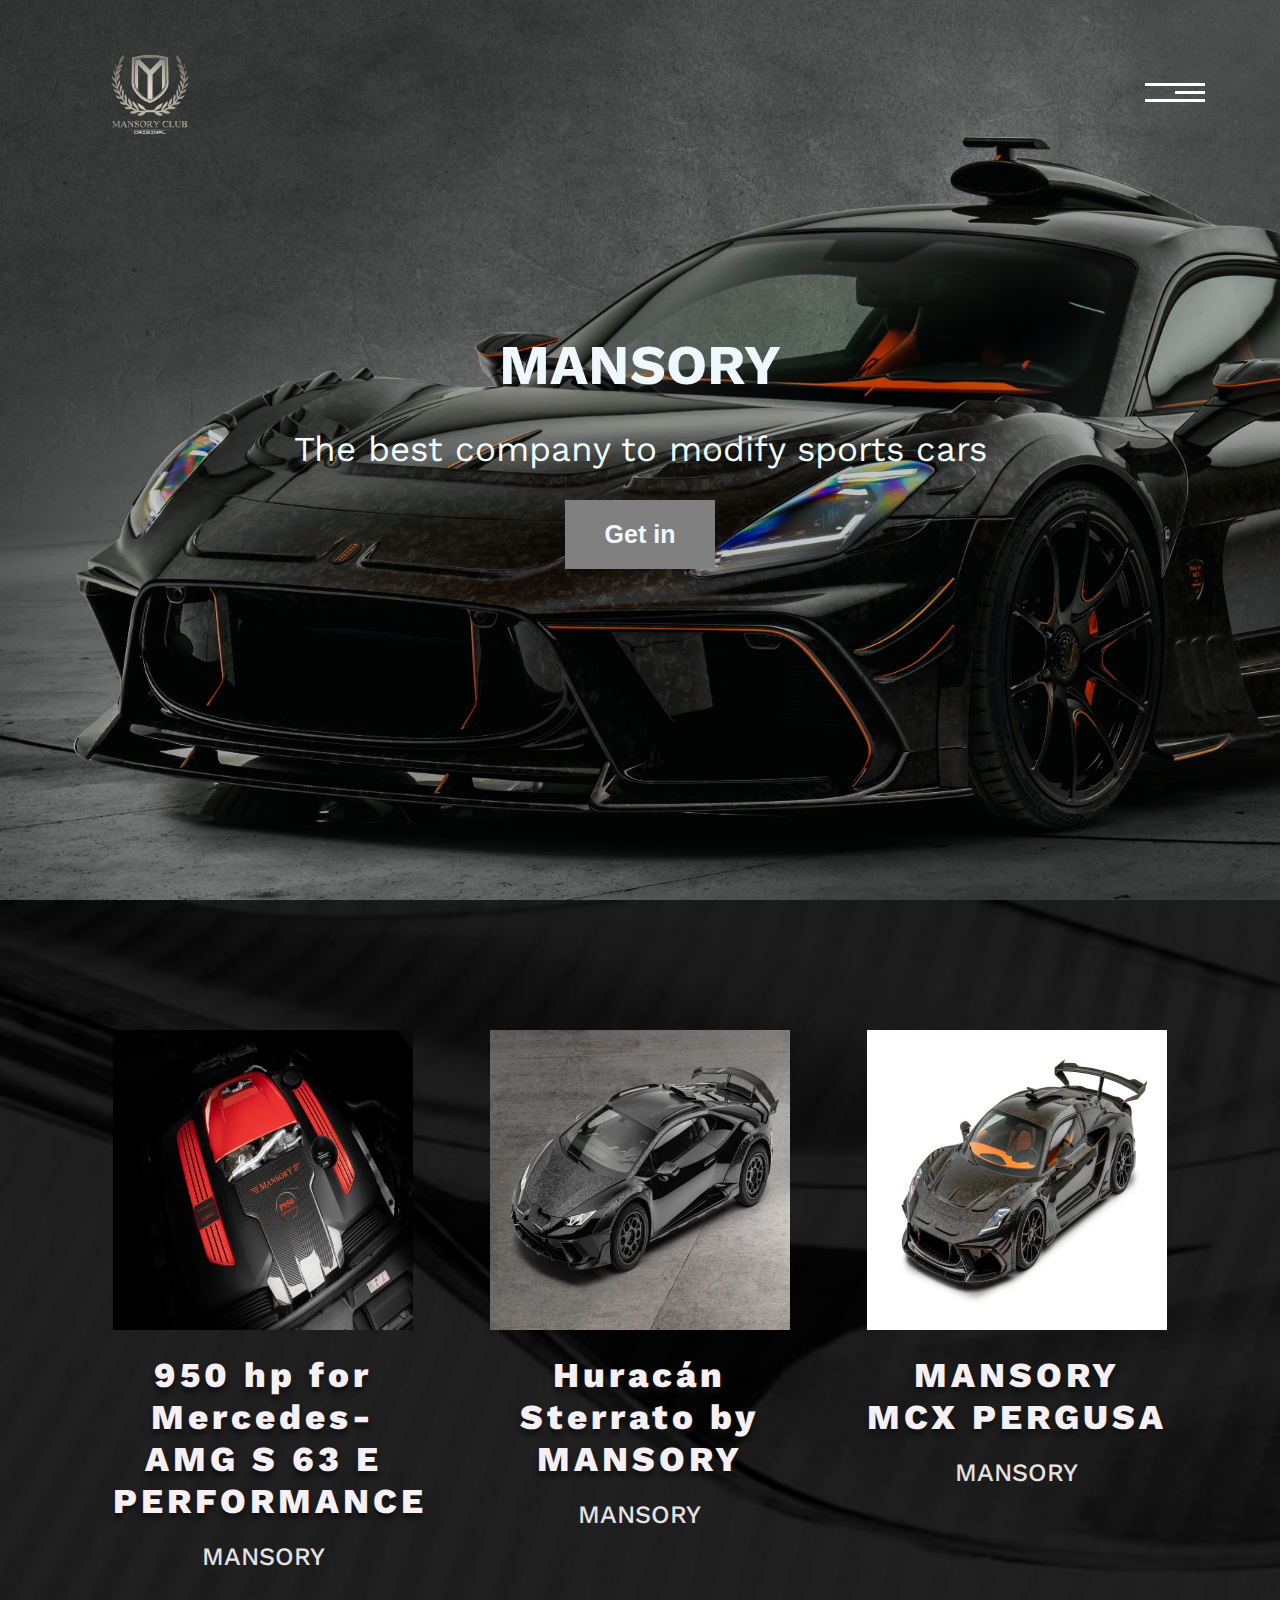
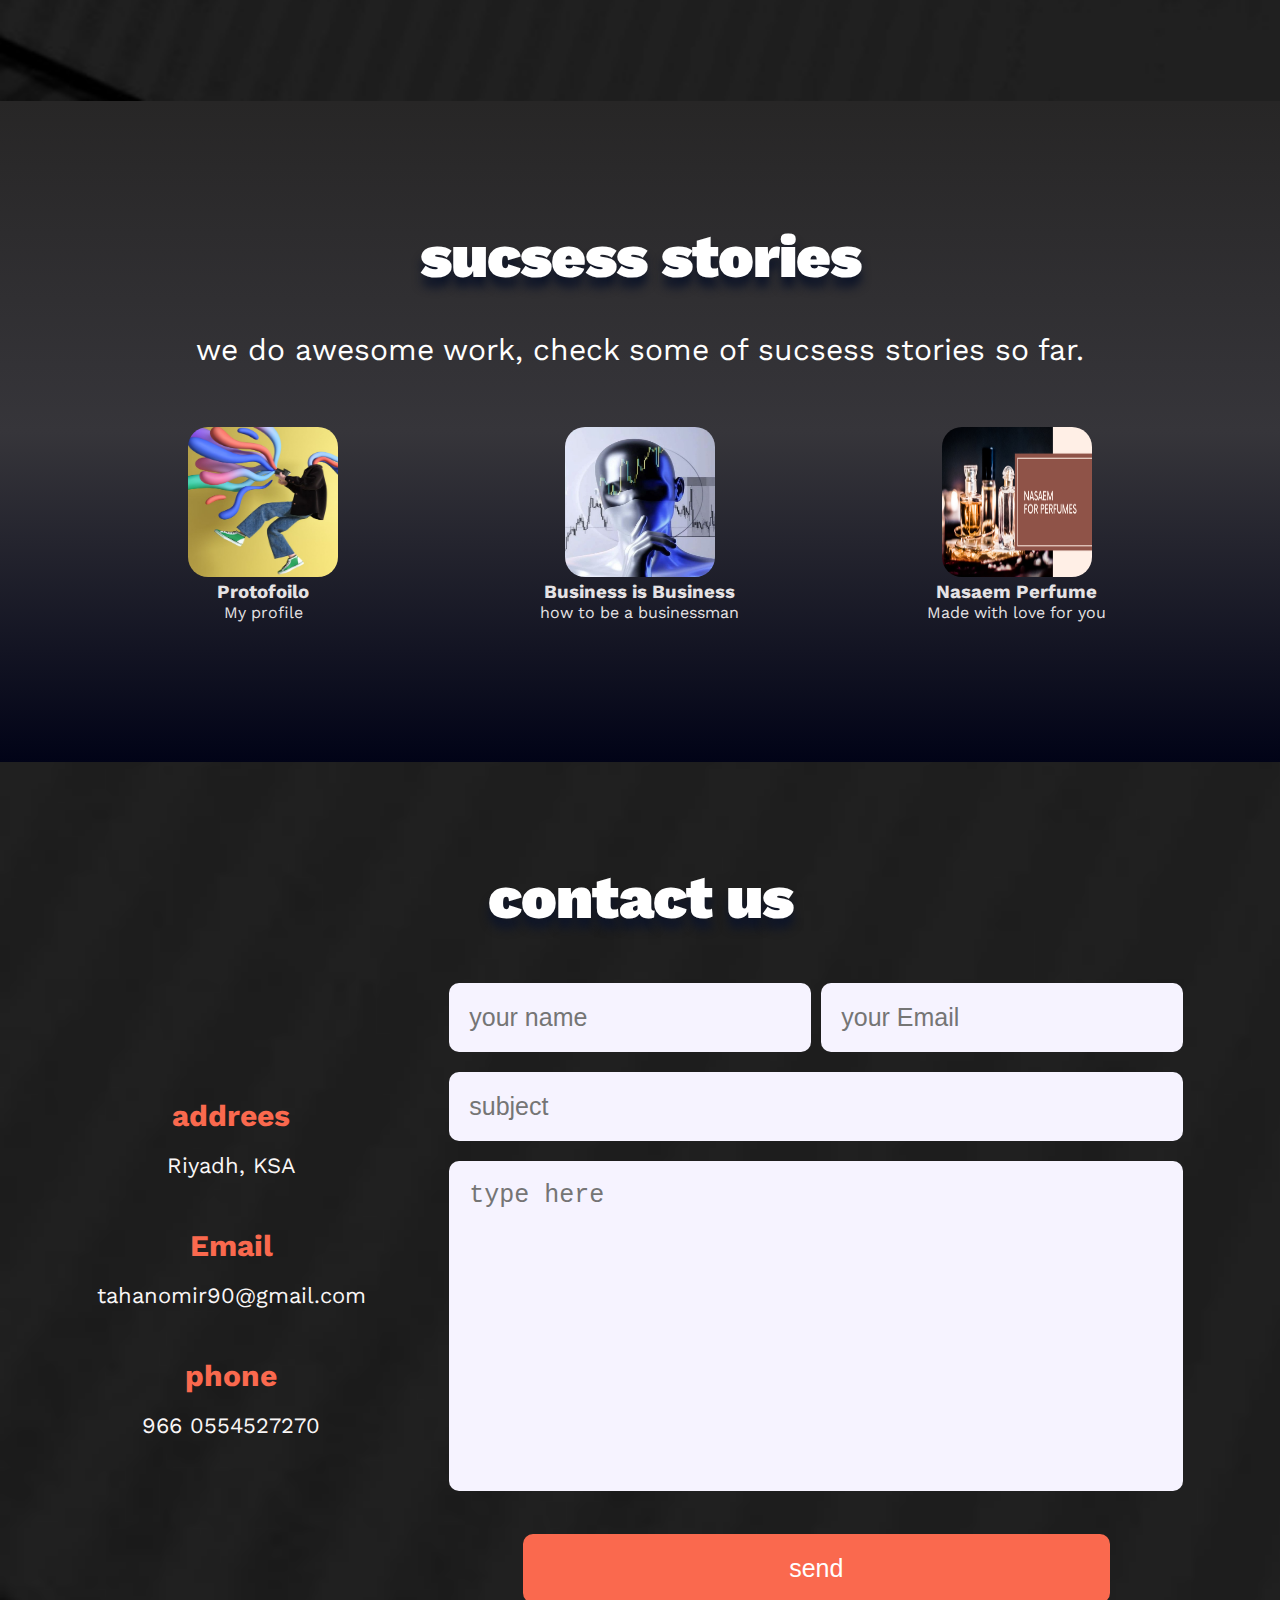
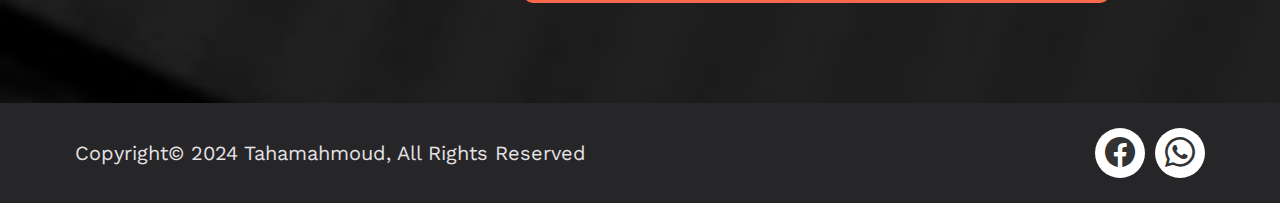
<file: index.html>
<!DOCTYPE html>
<html lang="en">
<head>
    <meta charset="UTF-8">
    <meta name="viewport" content="width=device-width, initial-scale=1.0">
    <title>MANSORY</title>
    <link rel="preconnect" href="https://fonts.googleapis.com">
    <link rel="preconnect" href="https://fonts.gstatic.com" crossorigin>
    <link href="https://fonts.googleapis.com/css2?family=Archivo+Black&family=Work+Sans:ital,wght@0,100..900;1,100..900&display=swap" rel="stylesheet">
    <link rel="stylesheet" href="https://cdn.jsdelivr.net/npm/bootstrap-icons@1.11.3/font/bootstrap-icons.min.css">
    <link rel="stylesheet" href="stylet3.css">
    
</head>
<body>
    <!--start header-->

    <div id="header">
     <div class="container">
        <img src="images/MANSORY.png" alt="">
        <div class="menuDiv">
        <div class="iconDiv">
            <div class="menuLine"></div>
            <div class="menuLine" id="centerLine"></div>
            <div class="menuLine"></div>
            <div>
             <ul>
                <a href="index.html"><li>Home</li></a>
                <div class="Divider"></div>
               <a href="#servicesDiv"><li>services</li></a> 
                <div class="Divider"></div>
               <a href="#storiesDiv"><li>stories</li></a>
                <div class="Divider"></div>
                 <a href="#contactDiv"><li>contact</li></a>
                <div class="Divider"></div>
            </ul>
        </div>
        </div>    
        </div>
     </div>
    </div>


    <!--End header-->

<!--Start landing-->

<div id="landingDiv">
    <div class="container">
        <div class="centerDiv">
            <h1>MANSORY</h1>
            <P> The best company to modify sports cars</P>
            <a href="#contactDiv"> <button>Get in</button>
            
            
        </div>
    </div>
</div> </a>

<div>
    
</div>
    



<!--End landing-->
<div id="mainDiv">
<!--start service-->
<div id="servicesDiv">
    <div class="container">
        <div class="service">
            <img src="images/dsc08747-enhanced-nr.webp" alt="">
            <h3>950 hp for Mercedes-AMG S 63 E PERFORMANCE</h3>
            <p>MANSORY</p>
        </div>
        <div class="service">
            <img src="images/s2y.webp" alt="">
            <h3>Huracán Sterrato by MANSORY</h3>
            <p>MANSORY</p>
        </div>
        <div class="service">
            <img src="images/s3.webp" alt="">
            <h3>MANSORY MCX PERGUSA</h3>
            <p>MANSORY</p>
        </div>
    </div>
</div>
   
<!--end service-->


<!--start story-->

<div id="storiesDiv">
    <div class="container">
          <h3 class="specialHeading">sucsess stories</h3>
          <p>we do awesome work, check some of sucsess stories so far.</p>  
          
            <div class="cards">
                <div class="card">
                    <a href="taoro.html">
                    <div class="cardImg">
                        <img src="images/9a3be8d9e1589b73ee68a9c4e63063bc.jpg" alt="">
                    </div>
                    <div class="cardDetails">
                        <h3>Protofoilo</h3>
                        <p>My profile</p>
                
                    </div> </a>
                </div> <!--1-->
                <div class="card">
                    <a href="douknow.html">   
                    <div class="cardImg">
                        <img src="images/5cbc767209164be7c349d889aaacd53b (1).jpg" alt="">
                    </div>
                    <div class="cardDetails">
                        <h3>Business is Business</h3>
                        <p>how to be a businessman</p>
                    </div> </a>
                </div> <!--2-->

                <div class="card">
                    <div class="cardImg">
                        <a href="zindex.html">
                        <img src="images/441453916_122108585132314107_1236457107733447634_n.png" alt="">
                    </div>
                    <div class="cardDetails">
                        <h3>Nasaem Perfume</h3>
                        <p>Made with love for you</p>
                    </div> </a>
                </div> <!--3-->
            </div>
           
          
    </div>
</div>




<!--end story-->




<!--start contact-->

<div id="contactDiv">
    <div class="container">
        <h3 class="specialHeading">contact us</h3>
        <div class="contact">
            <div class="details">
                <h3>addrees</h3>
                <p>Riyadh, KSA</p>
                <h3>Email</h3>
                <p>tahanomir90@gmail.com</p>
                <h3>phone</h3>
                <p>966 0554527270</p>
            </div>
            <div class="form">
                <div class="firstRow">
                    <input type="text" placeholder="your name" >
                    <input type="text" placeholder="your Email" >
                </div>
                <input type="text" placeholder="subject" >
                <textarea name="" id="" rows="10" placeholder="type here" ></textarea>
                <br><br>
                <button>send</button>
            </div>
        </div>
    </div>
       

</div>

<!--end contact-->

<!--start footer-->



 <div class="footer">
    <div class="container">
        <p>Copyright&copy; 2024 Tahamahmoud, All Rights Reserved</p>
        <div class="socialIcons">
            <a href="https://www.facebook.com/profile.php?id=100070965199827" target="_blank">
                <div class="iconDiv">
                    <i class="bi bi-facebook"></i>
                </div>
            </a>
            <a href="https://wa.me/+966 554527270" target="_blank">
                <div class="iconDiv">
                    <i class="bi bi-whatsapp"></i>
                </div>
            </a>
            
        </div>
    </div>
</div>



<!--end footer-->


</body>
</html>
</file>
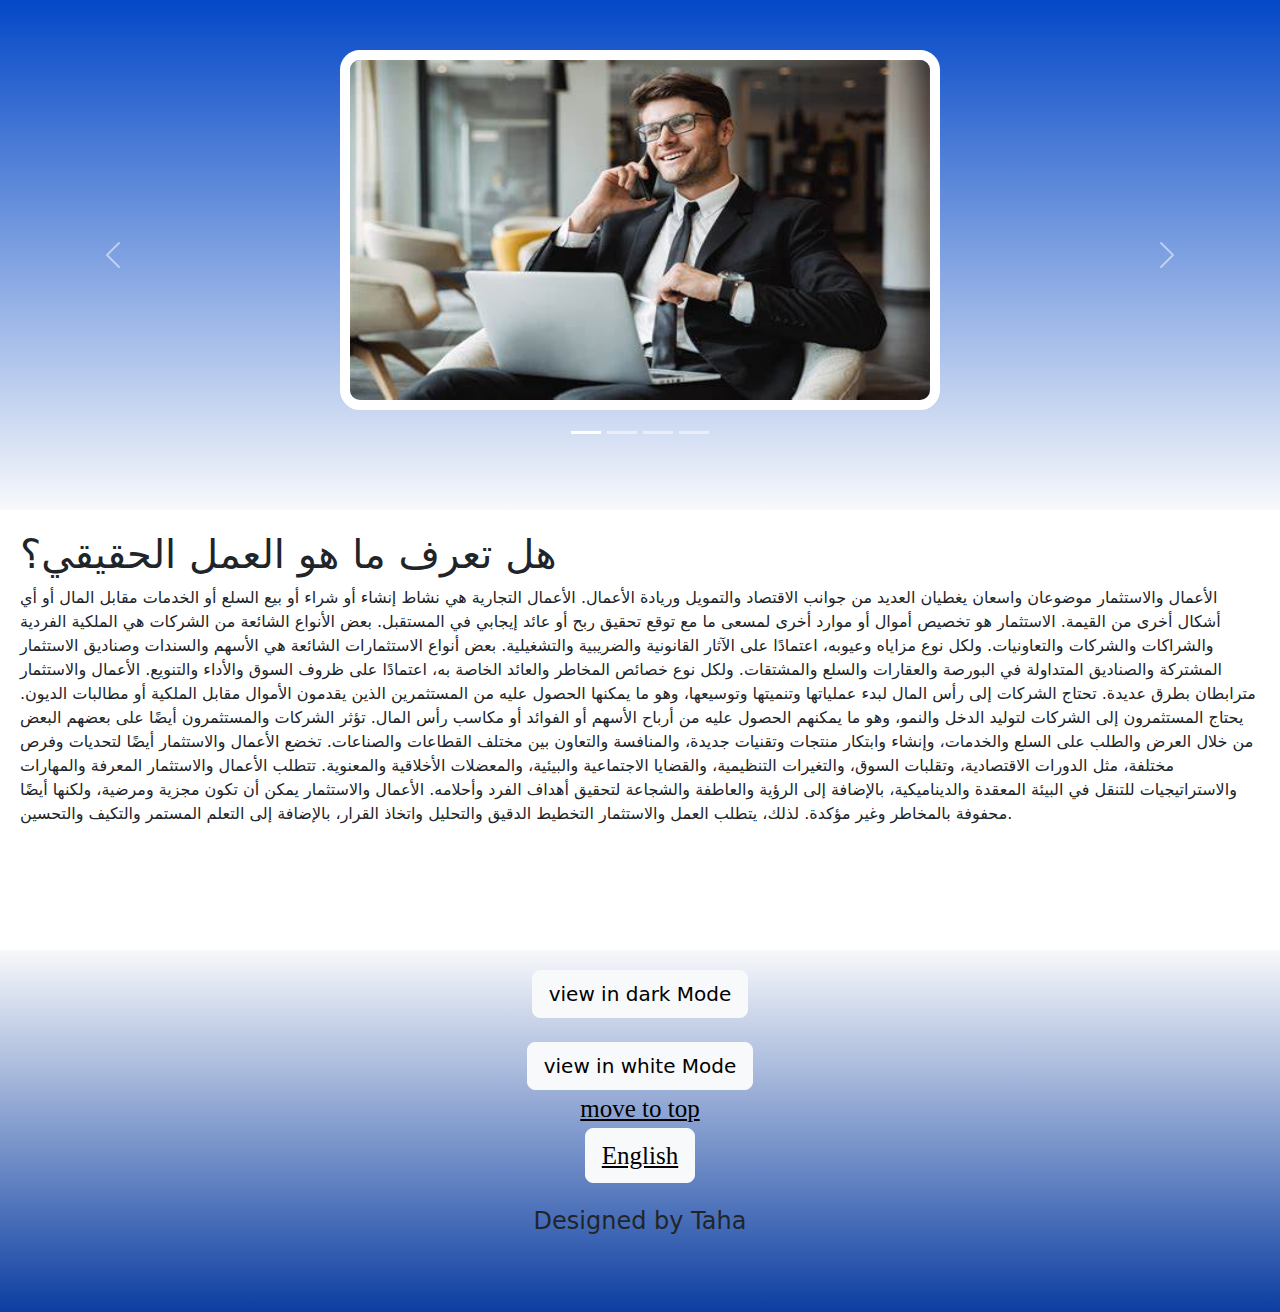
<file: arabic.html>
<!DOCTYPE html>
<html lang="en">
<head>
    <meta charset="UTF-8">
    <meta name="viewport" content="width=device-width, initial-scale=1.0">
    <title>do you know</title>
    <!-- Latest compiled and minified CSS -->
    <link href="https://cdn.jsdelivr.net/npm/bootstrap@5.3.2/dist/css/bootstrap.min.css" rel="stylesheet">

    <!-- Latest compiled JavaScript -->
    <script src="https://cdn.jsdelivr.net/npm/bootstrap@5.3.2/dist/js/bootstrap.bundle.min.js"></script>
   
    <link rel="stylesheet" href="styleE.css">
</head>
<body>
    <div id="topDiv">
        <!-- Carousel -->
    <div id="demo" class="carousel slide" data-bs-ride="carousel">

        <!-- Indicators/dots -->
        <div class="carousel-indicators">
        <button type="button" data-bs-target="#demo" data-bs-slide-to="0" class="active"></button>
        <button type="button" data-bs-target="#demo" data-bs-slide-to="1"></button>
        <button type="button" data-bs-target="#demo" data-bs-slide-to="2"></button>
        <button type="button" data-bs-target="#demo" data-bs-slide-to="3"></button>
        </div>
    
        <!-- The slideshow/carousel -->
        <div class="carousel-inner">
        <div class="carousel-item active">
            <img src="images2/OIP.jpeg" alt="images2" class="d-block w-100">
        </div>
        <div class="carousel-item">
            <img src="images2/OIP (1).jpeg" alt="Chicago" class="d-block w-100">
        </div>
        <div class="carousel-item">
            <img src="images2/046408204-smiling-confident-businessman.jpeg" alt="New York" class="d-block w-100">
        </div>
        <div class="carousel-item">
            <img src="images2/strong-business-man.jpg" alt="New York" class="d-block w-100">
        </div>
        </div>
    
        <!-- Left and right controls/icons -->
        <button class="carousel-control-prev" type="button" data-bs-target="#demo" data-bs-slide="prev">
        <span class="carousel-control-prev-icon"></span>
        </button>
        <button class="carousel-control-next" type="button" data-bs-target="#demo" data-bs-slide="next">
        <span class="carousel-control-next-icon"></span>
        </button>
    </div>
</div>
<div id="centreDiv">
    <h1>هل تعرف ما هو العمل الحقيقي؟</h1>
    <p>
        الأعمال والاستثمار موضوعان واسعان يغطيان العديد من جوانب الاقتصاد والتمويل وريادة الأعمال. الأعمال التجارية هي نشاط إنشاء أو شراء أو بيع السلع أو الخدمات مقابل المال أو أي أشكال أخرى من القيمة. الاستثمار هو تخصيص أموال أو موارد أخرى لمسعى ما مع توقع تحقيق ربح أو عائد إيجابي في المستقبل. بعض الأنواع الشائعة من الشركات هي الملكية الفردية والشراكات والشركات والتعاونيات. ولكل نوع مزاياه وعيوبه، اعتمادًا على الآثار القانونية والضريبية والتشغيلية. بعض أنواع الاستثمارات الشائعة هي الأسهم والسندات وصناديق الاستثمار المشتركة والصناديق المتداولة في البورصة والعقارات والسلع والمشتقات. ولكل نوع خصائص المخاطر والعائد الخاصة به، اعتمادًا على ظروف السوق والأداء والتنويع. الأعمال والاستثمار مترابطان بطرق عديدة. تحتاج الشركات إلى رأس المال لبدء عملياتها وتنميتها وتوسيعها، وهو ما يمكنها الحصول عليه من المستثمرين الذين يقدمون الأموال مقابل الملكية أو مطالبات الديون. يحتاج المستثمرون إلى الشركات لتوليد الدخل والنمو، وهو ما يمكنهم الحصول عليه من أرباح الأسهم أو الفوائد أو مكاسب رأس المال. تؤثر الشركات والمستثمرون أيضًا على بعضهم البعض من خلال العرض والطلب على السلع والخدمات، وإنشاء وابتكار منتجات وتقنيات جديدة، والمنافسة والتعاون بين مختلف القطاعات والصناعات. تخضع الأعمال والاستثمار أيضًا لتحديات وفرص مختلفة، مثل الدورات الاقتصادية، وتقلبات السوق، والتغيرات التنظيمية، والقضايا الاجتماعية والبيئية، والمعضلات الأخلاقية والمعنوية. تتطلب الأعمال والاستثمار المعرفة والمهارات والاستراتيجيات للتنقل في البيئة المعقدة والديناميكية، بالإضافة إلى الرؤية والعاطفة والشجاعة لتحقيق أهداف الفرد وأحلامه. الأعمال والاستثمار يمكن أن تكون مجزية ومرضية، ولكنها أيضًا محفوفة بالمخاطر وغير مؤكدة. لذلك، يتطلب العمل والاستثمار التخطيط الدقيق والتحليل واتخاذ القرار، بالإضافة إلى التعلم المستمر والتكيف والتحسين.
    

    </p>
    <br>
    <br>
    <br>
    <p>


    </p>
    </div>
    <div id="bottomDiv">
        <button class="btn btn-lg btn-light" onclick="darkMode()">view in dark Mode</button>
        <br><br>
        <button class="btn btn-lg btn-light" onclick="lightMode()">view in white Mode</button>
        <br>
     <a href="#topDiv">move to top</a>
     <br>
     <button class="btn btn-lg btn-light"  ><a href="douknow.html" >English</a></button> 
     <br><br>
     <h4>Designed by Taha</h4>
     <br><br>
       
        </div>
 <script src="scribt.js"></script>
</body>
</html>
</file>
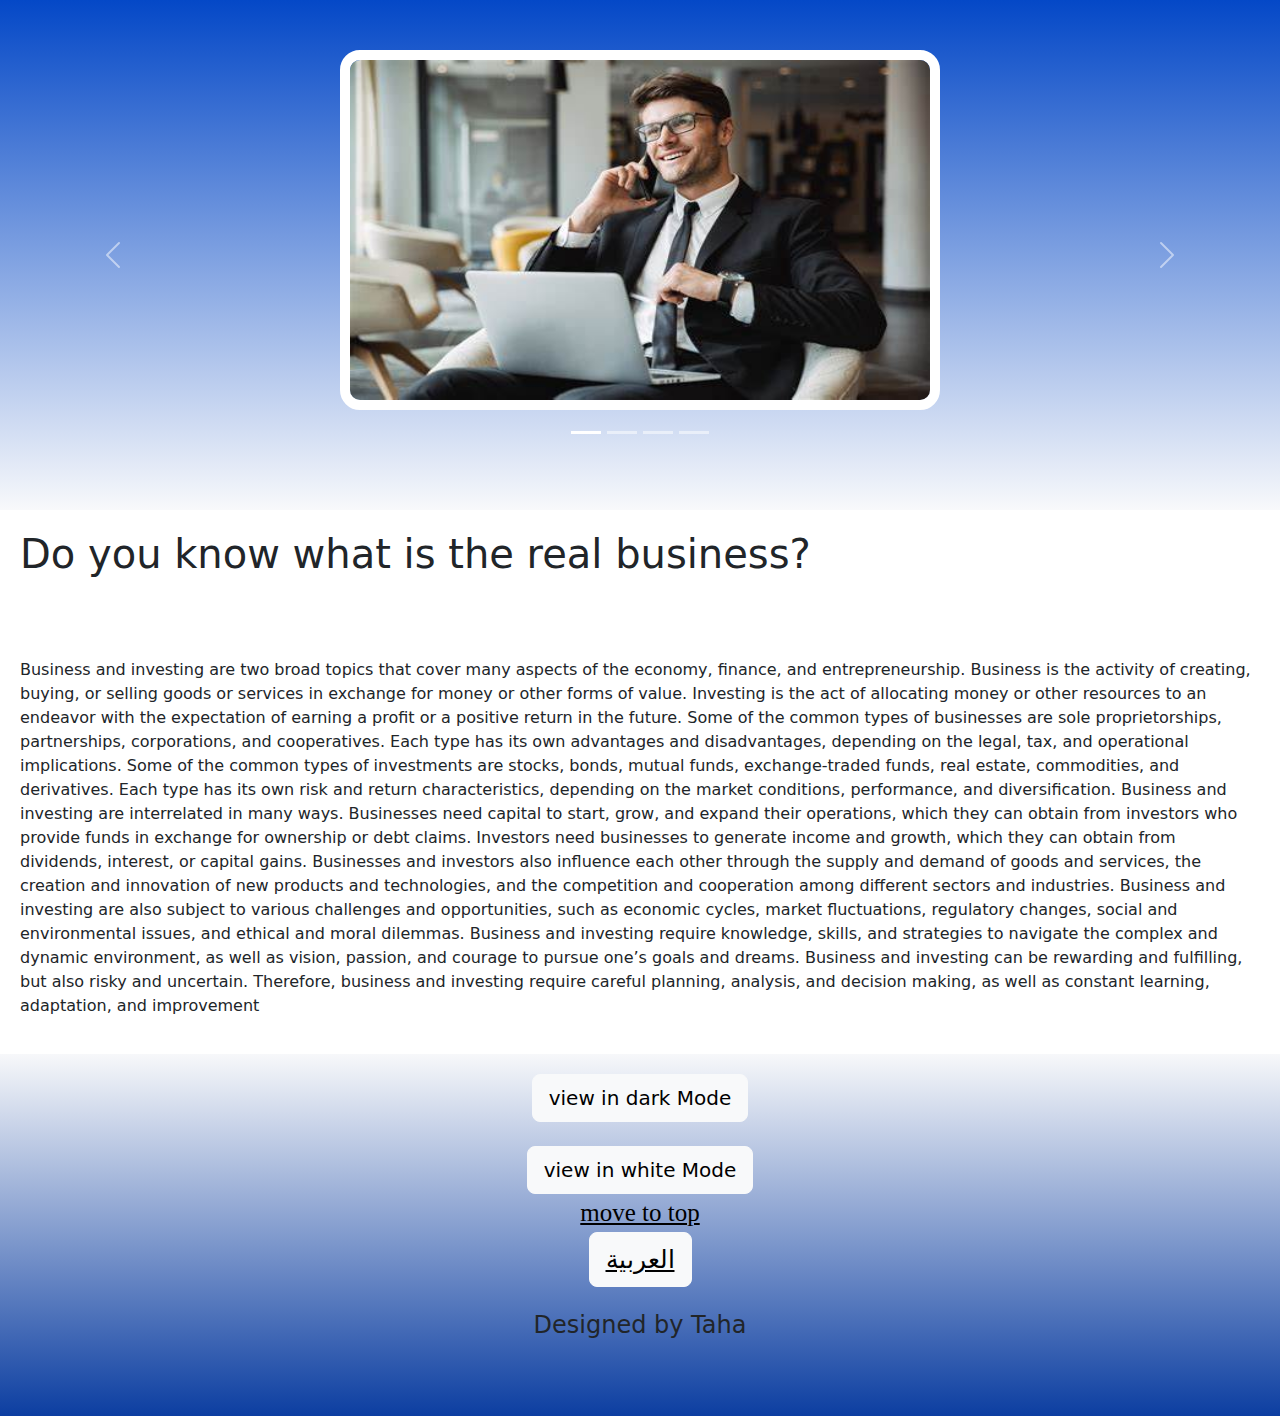
<file: douknow.html>
<!DOCTYPE html>
<html lang="en">
<head>
    <meta charset="UTF-8">
    <meta name="viewport" content="width=device-width, initial-scale=1.0">
    <title>do you know?</title>
    
    <!-- Latest compiled and minified CSS -->
    <link href="https://cdn.jsdelivr.net/npm/bootstrap@5.3.2/dist/css/bootstrap.min.css" rel="stylesheet">

    <!-- Latest compiled JavaScript -->
    <script src="https://cdn.jsdelivr.net/npm/bootstrap@5.3.2/dist/js/bootstrap.bundle.min.js"></script>
    <link rel="stylesheet" href="styleE.css">
</head>
<body>
    <div id="topDiv">
            <!-- Carousel -->
        <div id="demo" class="carousel slide" data-bs-ride="carousel">

            <!-- Indicators/dots -->
            <div class="carousel-indicators">
            <button type="button" data-bs-target="#demo" data-bs-slide-to="0" class="active"></button>
            <button type="button" data-bs-target="#demo" data-bs-slide-to="1"></button>
            <button type="button" data-bs-target="#demo" data-bs-slide-to="2"></button>
            <button type="button" data-bs-target="#demo" data-bs-slide-to="3"></button>
            </div>
        
            <!-- The slideshow/carousel -->
            <div class="carousel-inner">
            <div class="carousel-item active">
                <img src="images2/OIP.jpeg" alt="images2" class="d-block w-100">
            </div>
            <div class="carousel-item">
                <img src="images2/OIP (1).jpeg" alt="Chicago" class="d-block w-100">
            </div>
            <div class="carousel-item">
                <img src="images2/046408204-smiling-confident-businessman.jpeg" alt="New York" class="d-block w-100">
            </div>
            <div class="carousel-item">
                <img src="images2/strong-business-man.jpg" alt="New York" class="d-block w-100">
            </div>
            </div>
        
            <!-- Left and right controls/icons -->
            <button class="carousel-control-prev" type="button" data-bs-target="#demo" data-bs-slide="prev">
            <span class="carousel-control-prev-icon"></span>
            </button>
            <button class="carousel-control-next" type="button" data-bs-target="#demo" data-bs-slide="next">
            <span class="carousel-control-next-icon"></span>
            </button>
        </div>
    </div>
    <div id="centreDiv">
    <h1>Do you know what is the real business?</h1>
    <br>
    <br>
    <br>
    <p>Business and investing are two broad topics that cover many aspects of the economy, finance, and entrepreneurship. Business is the activity of creating, buying, or selling goods or services in exchange for money or other forms of value. Investing is the act of allocating money or other resources to an endeavor with the expectation of earning a profit or a positive return in the future.

        Some of the common types of businesses are sole proprietorships, partnerships, corporations, and cooperatives. Each type has its own advantages and disadvantages, depending on the legal, tax, and operational implications. Some of the common types of investments are stocks, bonds, mutual funds, exchange-traded funds, real estate, commodities, and derivatives. Each type has its own risk and return characteristics, depending on the market conditions, performance, and diversification.
        
        Business and investing are interrelated in many ways. Businesses need capital to start, grow, and expand their operations, which they can obtain from investors who provide funds in exchange for ownership or debt claims. Investors need businesses to generate income and growth, which they can obtain from dividends, interest, or capital gains. Businesses and investors also influence each other through the supply and demand of goods and services, the creation and innovation of new products and technologies, and the competition and cooperation among different sectors and industries.
        
        Business and investing are also subject to various challenges and opportunities, such as economic cycles, market fluctuations, regulatory changes, social and environmental issues, and ethical and moral dilemmas. Business and investing require knowledge, skills, and strategies to navigate the complex and dynamic environment, as well as vision, passion, and courage to pursue one’s goals and dreams. Business and investing can be rewarding and fulfilling, but also risky and uncertain. Therefore, business and investing require careful planning, analysis, and decision making, as well as constant learning, adaptation, and improvement</p>
    </div>
    <div id="bottomDiv">
        <button class="btn btn-lg btn-light" onclick="darkMode()">view in dark Mode</button>
        <br><br>
        <button class="btn btn-lg btn-light" onclick="lightMode()">view in white Mode</button>
        <br>
     <a href="#topDiv">move to top</a>
     <br>
     <button class="btn btn-lg btn-light"  ><a href="arabic.html" >العربية</a></button> 
     <br><br>
     <h4>Designed by Taha</h4>
     <br><br>
       
        </div>
 <script src="scribt.js"></script>
    
</body>
</html>
</file>
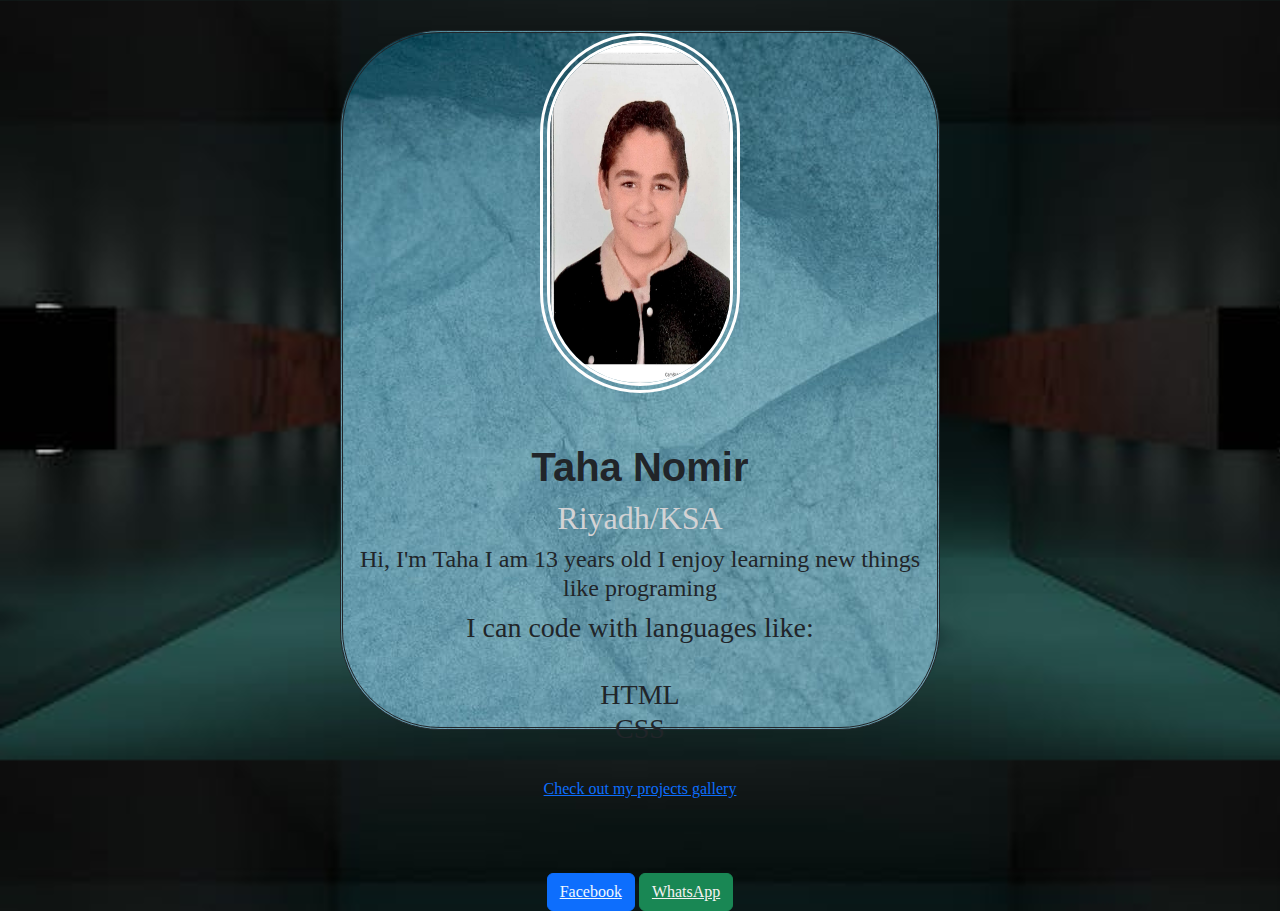
<file: taoro.html>
<!DOCTYPE html>
<html lang="en">
<head>
    <meta charset="UTF-8">
    <meta name="viewport" content="width=device-width, initial-scale=1.0">
    <title>Document</title>
    <link rel="stylesheet" href="style.css">
    <link rel="stylesheet" href="https://unpkg.com/bootstrap@5.3.0/dist/css/bootstrap.min.css">
    <script src="https://unpkg.com/bootstrap@5.3.0/dist/js/bootstrap.bundle.min.js"></script>
    <link rel="stylesheet" href="styleE.css">
    <link rel="stylesheet" href="stylet3.css">
</head>

<body>

    <div id="myDiv">
       <img id="bI" src="image/WhatsApp Image 2023-09-29 at 11.21.18.jpg" alt=""> 
        <h1 id="Ta">Taha Nomir</h1>
    <h2 id="lO">Riyadh/KSA</h2>
    <h4>Hi, I'm Taha I am 13 years old I enjoy learning  new things like programing   </h4>
    <h3 id="qW">I can code with languages like:
        <br>
        <br>
        HTML
        <br>
        CSS
    </h3>
    <br>
<a href="gallery.html">Check out my projects gallery</a>
<br>
<br>
<br>
<br>
<button type="button" class="btn btn-primary"><a id="fA" href="https://www.facebook.com/profile.php?id=100070965199827&mibextid=ZbWKwL" target="_blank">Facebook</a> </button>
<button type="button" class="btn btn-success"><a id="Wa" href="https://wa.me/+966 53 134 0149" target="_blank">WhatsApp</a></button>


    </div> 
</body>
</html>
</file>
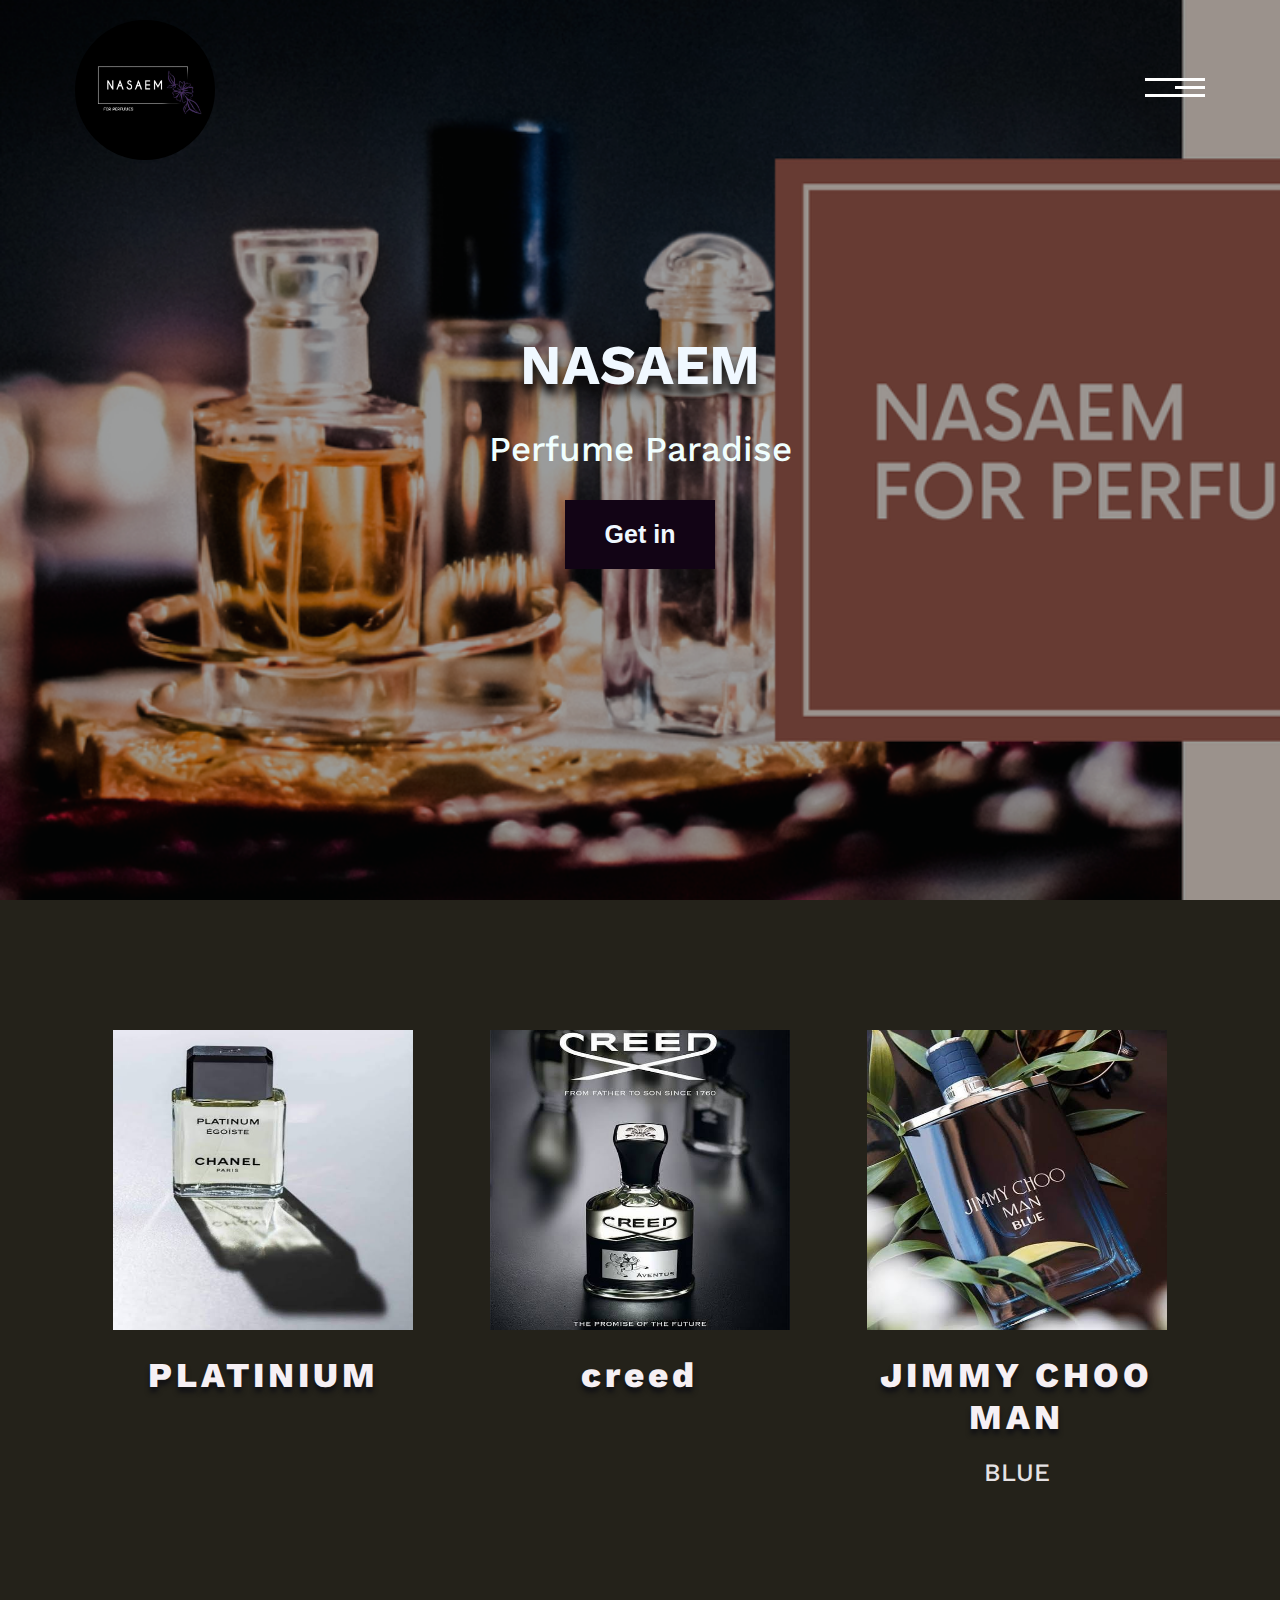
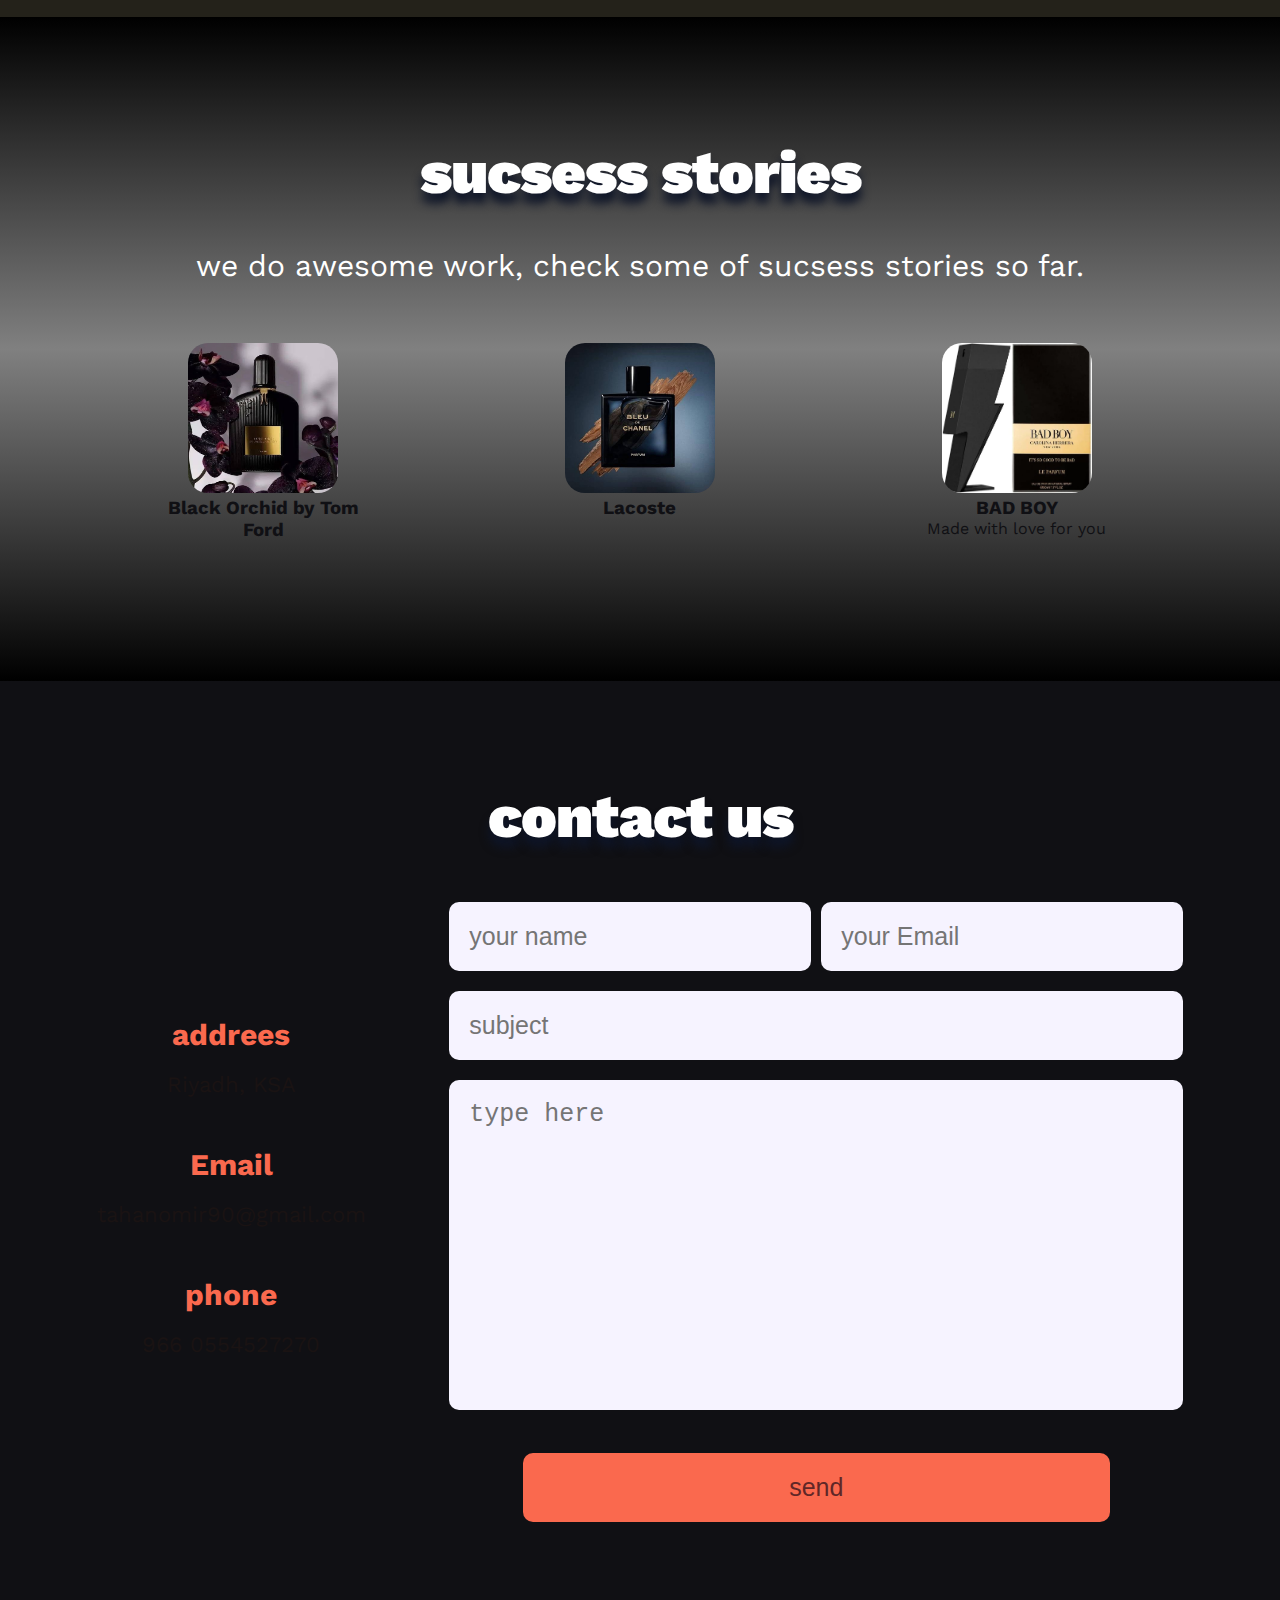
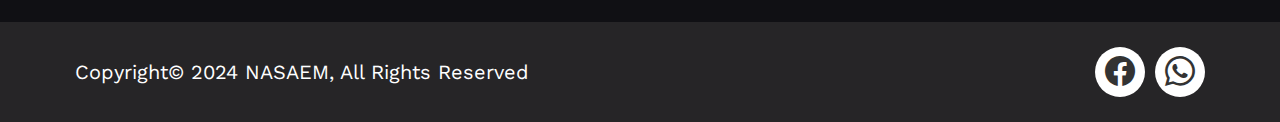
<file: zindex.html>
<!DOCTYPE html>
<html lang="en">
<head>
    <meta charset="UTF-8">
    <meta name="viewport" content="width=device-width, initial-scale=1.0">
    <title>NASAEM</title>
    <link rel="preconnect" href="https://fonts.googleapis.com">
    <link rel="preconnect" href="https://fonts.gstatic.com" crossorigin>
    <link href="https://fonts.googleapis.com/css2?family=Archivo+Black&family=Work+Sans:ital,wght@0,100..900;1,100..900&display=swap" rel="stylesheet">
    <link rel="stylesheet" href="https://cdn.jsdelivr.net/npm/bootstrap-icons@1.11.3/font/bootstrap-icons.min.css">
    <link rel="stylesheet" href="style4.css">
    
</head>
<body>
    <!--start header-->

    <div id="header">
     <div class="container">
        <img src="images/tap.jpg" alt="">
        <div class="menuDiv">
        <div class="iconDiv">
            <div class="menuLine"></div>
            <div class="menuLine" id="centerLine"></div>
            <div class="menuLine"></div>
            <div>
             <ul>
                <a href="index.html"><li>Home</li></a>
                <div class="Divider"></div>
               <a href="#servicesDiv"><li>services</li></a> 
                <div class="Divider"></div>
               <a href="#storiesDiv"><li>stories</li></a>
                <div class="Divider"></div>
                 <a href="#contactDiv"><li>contact</li></a>
                <div class="Divider"></div>
            </ul>
        </div>
        </div>    
        </div>
     </div>
    </div>


    <!--End header-->

<!--Start landing-->

<div id="landingDiv">
    <div class="container">
        <div class="centerDiv">
            <h1>NASAEM</h1>
            <P>Perfume Paradise</P>
            <a href="#contactDiv"> <button>Get in</button>
            
            
        </div>
    </div>
</div> </a>

<div>
    
</div>
    



<!--End landing-->
<div id="mainDiv">
<!--start service-->
<div id="servicesDiv">
    <div class="container">
        <div class="service">
            <img src="images/tapr.jpg" alt="">
            <h3>PLATINIUM</h3>
            <p></p>
        </div>
        <div class="service">
            <img src="images/tpoh.jpg" alt="">
            <h3>creed</h3>
            <p></p>
        </div>
        <div class="service">
            <img src="images/n.jpg" alt="">
            <h3>JIMMY CHOO MAN</h3>
            <p>BLUE</p>
        </div>
    </div>
</div>
   
<!--end service-->


<!--start story-->

<div id="storiesDiv">
    <div class="container">
          <h3 class="specialHeading">sucsess stories</h3>
          <p>we do awesome work, check some of sucsess stories so far.</p>  
          
            <div class="cards">
                <div class="card">
                    
                    <div class="cardImg">
                        <img src="images/11.jpg" alt="">
                    </div>
                    <div class="cardDetails">
                        <h3>Black Orchid by Tom Ford </h3>
                        <p></p>
                
                    </div> 
                </div> <!--1-->
                <div class="card">
                       
                    <div class="cardImg">
                        <img src="images/12.jpg" alt="">
                    </div>
                    <div class="cardDetails">
                        <h3>Lacoste</h3>
                        <p></p>
                    </div> 
                </div> <!--2-->

                <div class="card">
                    <div class="cardImg">
                        
                        <img src="images/13.jpg" alt="">
                    </div>
                    <div class="cardDetails">
                        <h3>BAD BOY</h3>
                        <p>Made with love for you</p>
                    </div> 
                </div> <!--3-->
            </div>
           
          
    </div>
</div>




<!--end story-->




<!--start contact-->

<div id="contactDiv">
    <div class="container">
        <h3 class="specialHeading">contact us</h3>
        <div class="contact">
            <div class="details">
                <h3>addrees</h3>
                <p>Riyadh, KSA</p>
                <h3>Email</h3>
                <p>tahanomir90@gmail.com</p>
                <h3>phone</h3>
                <p>966 0554527270</p>
            </div>
            <div class="form">
                <div class="firstRow">
                    <input type="text" placeholder="your name" >
                    <input type="text" placeholder="your Email" >
                </div>
                <input type="text" placeholder="subject" >
                <textarea name="" id="" rows="10" placeholder="type here" ></textarea>
                <br><br>
                <button>send</button>
            </div>
        </div>
    </div>
       

</div>

<!--end contact-->

<!--start footer-->



 <div class="footer">
    <div class="container">
        <p>Copyright&copy; 2024 NASAEM, All Rights Reserved</p>
        <div class="socialIcons">
            <a href="https://www.facebook.com/NasaemPerfume" target="_blank">
                <div class="iconDiv">
                    <i class="bi bi-facebook"></i>
                </div>
            </a>
            <a href="+20 1023264894" target="_blank">
                <div class="iconDiv">
                    <i class="bi bi-whatsapp"></i>
                </div>
            </a>
            
        </div>
    </div>
</div>



<!--end footer-->


</body>
</html>
</file>
<file: stylet3.css>
html {
    --main-color: #333333;
    --secondary-color: #fa694e;
    scroll-behavior: smooth;

}

* {
    box-sizing: border-box;
    margin: 0;
    padding: 0;
    text-decoration: none;
}


.specialHeading {
    font-size: 60px;
    font-weight: 900;
    color: #5e364b;
    text-shadow: 0 10px 10px #0e1528;
    letter-spacing: -1px;
}

body {
    font-family: "Work Sans";
    margin: 0;
}

.container {
    padding: 20px;
    margin-left: auto;
    margin-right: auto;
}

/* Small */
@media (min-width: 768px) {
    .container {
        width: 750px;
    }
}

/* Medium */
@media (min-width: 992px) {
    .container {
        width: 970px;
    }
}

/* Large */
@media (min-width: 1200px) {
    .container {
        width: 1170px;
    }
}
.specialHeading {
    font-size: 60px;
    font-weight:900 ;
    color:white;
    letter-spacing:  -1px; ;
   
}
/* Start header */

#header {
    position: absolute;
    right: 0;
    left: 0;
    top: 0;
    z-index: 1;
    

}

#header .container {
    display: flex;
    justify-content: space-between;
    align-items: center;
}

#header .container img {
    width:150px;
    height:150px ;
    border-radius: 50%;

}

 #header .iconDiv {
    width: 60px;
    direction: rtl;
    
    
 }
#header .menuLine {
    height: 3px;
    background-color:white ;
    margin-bottom: 5px;
}
#header #centerLine {
    width: 50%;
    transition: 0.3s;
 }

#header .menuDiv:hover #centerLine {
    width: 100%;
 }

#header .container .menuDiv {
    position: relative;
}


#header .container .menuDiv ul {
    width: 200px;
    background-color: rgb(250, 245, 245);
    list-style: none;
    font-size: 20px;
    border-radius: 20px;
    padding: 5px 20px;
    position:absolute;
    display: none;
    right: -8px;
    top: 30px;
}

#header .container .menuDiv ul .Divider {
    background-color: rgb(164, 162, 162);
    height: 1px;

}



#header .container .menuDiv ul li {
    text-align: center;
    padding: 10px 35px;
    color: var(--main-color);
    transition: 0.3s;
    
}

#header .container .menuDiv ul::before {
    content: "";
    width: 0;
    height: 0;
    border: 10px solid;
    border-color:transparent transparent white  transparent ;
    top: -20px;
    right: 25px;
    position: absolute;
    
}

#header .container .menuDiv :hover ul {
    display: block;
    
}

#header .container .menuDiv ul li:hover {
    padding-left: 45px;

}






/* End Header */




/* Start landing*/  





#landingDiv {
    background-image: url(images/47jpxilm.png);
    background-size: cover;
    position: relative;
    background-repeat: no-repeat;  
 }
 


#landingDiv .container {
    display: flex;
    justify-content: center;
    align-items:center ;
    height: 100vh;
}
#landingDiv .container .centerDiv h1 {
    font-size: 56px;
    color: aliceblue;
}
#landingDiv .container .centerDiv p {
    font-size: 35px;
    color: azure;
    margin: 30px 0 ;
    

}
#landingDiv .container .centerDiv button {
    padding: 20px 40px;
    font-size: 25px;
    font-weight: 900;
    background-color: gray;
    color: aliceblue;
    border: none;

}
#landingDiv .container .centerDiv button:hover{
    cursor: pointer;
    background-color:rgb(78, 71, 71) ;

}
#landingDiv .container .centerDiv {
    text-align:center ;
    position: relative;

}

#landingDiv::before {

    content:"";
    width: 100%;
    height: 100%;
    background-color: #0e15108a;
    position: absolute;
    opacity:0.3;
}

/* End Header */
#mainDiv {
    background-image: url(images/backservices.jpg);
    background-repeat: no-repeat;
    background-size: cover;
}

/* Start Service */

#servicesDiv {
    padding: 100px 0;
    background-image: url(images/backservices.jpg);
    background-repeat: no-repeat;
    background-size: cover;
}

#servicesDiv .container .service img {
    height: 300px;
    width: 300px;
}

#servicesDiv .container {
    display: flex;
    justify-content: space-around;
    flex-wrap: wrap;
}

#servicesDiv .container .service {
    width: 300px;
    text-align: center;
    margin: 10px;

}

#servicesDiv .container .service h3 {
    font-size: 35px;
    margin: 20px 0;
    color: rgb(246, 240, 244);
    text-shadow: 0 5px 5px #101014;
    font-weight: 800;
    letter-spacing: 4px;
}

@media (max-width: 680px) {
    #servicesDiv .container .service {
        margin-bottom: 50px;
    }
    #servicesDiv .container .service img {
        height: 200px;
        width: 200px;
    }
}

#servicesDiv .container .service p {
    font-size: 25px;
    color: #e5e2e4;
    font-weight: 500;
    
}



/* start story */
#storiesDiv {
    padding: 100px 0;
    background: linear-gradient(rgb(39, 38, 38), rgb(54, 53, 58), rgb(1, 3, 23));

}

#storiesDiv .container {
    text-align: center;
}

#storiesDiv .container > p {
    font-size: 30px;
    margin: 40px 0;
    text-align: center;
    color: white;
}
#storiesDiv .container .cards .card {
    width: 230px;
   
    margin: 20px;
    border-radius: 20px;
}
#storiesDiv .container .cards .card:hover{
    .cardDetails {
        background: linear-gradient(rgba(255, 255, 255, 0), gray);
        
    }
    .cardImg img {
    border-radius: 30px;
    }
    
    .cardDetails {
    border-radius: 0px;

}
}


#storiesDiv .container .cards .card .cardImg img {
    height: 150px;
    width: 150px;
    border-radius: 20px;
}



#storiesDiv .cards {
    display: flex;
    flex-wrap: wrap;
 justify-content: space-around;
}

.cardDetails h3, p {
    color: #e5e2e4;
}





/* end story */




/* start contact */

#contactDiv .container {
    padding: 100px 0;
    text-align: center;
}
#contactDiv .container .contact {
    display: flex;
    align-items: center;
    justify-content:space-around ;
    margin-top: 50px;
}
    
    

#contactDiv .container .contact .details {
    margin-right: 50px;
}

#contactDiv .container .contact .details h3 {
    font-size: 30px;
    color: var(--secondary-color);
}
#contactDiv .container .contact .details p {
    font-size: 22px;
    color: #f9f6f6;
    margin-top:20px ;
    margin-bottom: 50px;
}
#contactDiv .container .contact .form input, textarea {
    background-color: #f6f3ff;
    border: none;
    width:100% ;
    font-size: 25px;
    padding: 20px;
    margin-bottom: 20px;
    border-radius: 10px;
    outline-color:var(--secondary-color)
}
#contactDiv .container .contact .form textarea {
    resize: none;
}
#contactDiv .container .contact .form .firstRow {
    display:flex ;
    justify-content: space-between;
}
.container .contact .form .firstRow input:nth-child(2) {
    margin-left: 10px;
}
#contactDiv .container .contact .form button {
    width: 80%;
    padding: 20px;
    background-color: var(--secondary-color);
    border: none;
    font-size: 25px;
    color: white;
    border-radius: 10px;
    transition: 0.3;
}
#contactDiv .container .contact .form button:hover {
    cursor: pointer;
    background-color: #f33614;
}
@media (max-width: 830px) {
    #contactDiv .container .contact {
        flex-direction: column;
        margin: 0 20px;
    }
}
#contactDiv .container .contact .details {
    margin: 50px 0;
    margin-top: 50px;
}





/* end contact */


.footer {
    background-color:rgb(38, 37, 39);
    color: white;
    padding: 5px;
    font-size: 20px;
}

.footer .container {
    display: flex;
    justify-content: space-between;
    align-items: center;
}

.footer .container .socialIcons {
    display: flex;
}

.footer .container .socialIcons .iconDiv {
    width: 50px;
    height: 50px;
    background-color: white;
    margin-left: 10px;
    border-radius: 50%;
    display: flex;
    justify-content: center;
    align-items: center;
    color: var(--main-color);
    font-size: 30px;
}

@media (max-width: 767px) {
    .footer .container {
        flex-direction: column;
    }

    .footer .container p {
        margin-bottom: 20px;
        text-align: center;
    }
}
</file>
<file: styleE.css>
img {
    width: 90%;
    max-width: 600px;
    height: 40vh;
    margin: auto;
    border: 10px solid white;
    border-radius: 20px;
    margin-bottom: 50px;

}


#topDiv {
    background-image: linear-gradient(rgb(4, 72, 199), rgb(248, 249, 251));
    padding: 50px 20px;
    

}
#centreDiv {
    padding: 20px;



}
#bottomDiv { background-image: linear-gradient(rgb(247, 248, 250), rgb(12, 62, 161));
    padding: 20px;
    text-align: center;
    

}
#centerDiv p,ul {
    font-size: 25px;
}
#centerDiv ul {
    font-size: 25px;
}
#bottomDiv a {
    font-size: 25px;
    color: black;
    font-family: Cambria, Cochin, Georgia, Times, 'Times New Roman', serif
}
 
#bottomDiv button {
    color: black;
}
</file>
<file: style.css>
body {
    background-image: url(image/pexels-photo-13040146.jpeg);
    background-size: cover;
    
}

#myDiv {
    max-width: 600px;
    width: 90%;
    border-style: double;
    border-radius: 100px;
    background-image: url(image/pexels-photo-7233099.jpeg);
    height: 700px;
    margin: auto;
    margin-top: 30px;
    margin-bottom: 30px;
    text-align: center;
}
#bI {
    border-radius: 500px;
    width: 40%;
    max-width: 200px;
    border-style: double;


}
#Ta {
   size: 5000px; 
   font-family: 'Gill Sans', 'Gill Sans MT', Calibri, 'Trebuchet MS', sans-serif;
   font-weight: 800;

}
#lO {
    color: rgb(211, 210, 212);
    size: 25px;
}
#fA {
    color: aliceblue;
}
#Wa {
    color: #f5f2f2;
}
</file>
<file: style4.css>
html {
    --main-color: #333333;
    --secondary-color: #fa694e;
    scroll-behavior: smooth;

}

* {
    box-sizing: border-box;
    margin: 0;
    padding: 0;
    text-decoration: none;
}


.specialHeading {
    font-size: 60px;
    font-weight: 900;
    color: #5e364b;
    text-shadow: 0 10px 10px #0e1528;
    letter-spacing: -1px;
}

body {
    font-family: "Work Sans";
    margin: 0;
}

.container {
    padding: 20px;
    margin-left: auto;
    margin-right: auto;
}

/* Small */
@media (min-width: 768px) {
    .container {
        width: 750px;
    }
}

/* Medium */
@media (min-width: 992px) {
    .container {
        width: 970px;
    }
}

/* Large */
@media (min-width: 1200px) {
    .container {
        width: 1170px;
    }
}
.specialHeading {
    font-size: 60px;
    font-weight:900 ;
    color:white;
    letter-spacing:  -1px; ;
   
}
/* Start header */

#header {
    position: absolute;
    right: 0;
    left: 0;
    top: 0;
    z-index: 1;
    

}

#header .container {
    display: flex;
    justify-content: space-between;
    align-items: center;
}

#header .container img {
    width:140px;
    height:140px ;
    border-radius: 50%;

}

 #header .iconDiv {
    width: 60px;
    direction: rtl;
    
    
 }
#header .menuLine {
    height: 3px;
    background-color:white ;
    margin-bottom: 5px;
}
#header #centerLine {
    width: 50%;
    transition: 0.3s;
 }

#header .menuDiv:hover #centerLine {
    width: 100%;
 }

#header .container .menuDiv {
    position: relative;
}


#header .container .menuDiv ul {
    width: 200px;
    background-color: rgb(250, 245, 245);
    list-style: none;
    font-size: 20px;
    border-radius: 20px;
    padding: 5px 20px;
    position:absolute;
    display: none;
    right: -8px;
    top: 30px;
}

#header .container .menuDiv ul .Divider {
    background-color: rgb(164, 162, 162);
    height: 1px;

}



#header .container .menuDiv ul li {
    text-align: center;
    padding: 10px 35px;
    color: var(--main-color);
    transition: 0.3s;
    
}

#header .container .menuDiv ul::before {
    content: "";
    width: 0;
    height: 0;
    border: 10px solid;
    border-color:transparent transparent white  transparent ;
    top: -20px;
    right: 25px;
    position: absolute;
    
}

#header .container .menuDiv :hover ul {
    display: block;
    
}

#header .container .menuDiv ul li:hover {
    padding-left: 45px;

}






/* End Header */




/* Start landing*/  





#landingDiv {
    background-image: url(images/tapo.png);
    background-size: cover;
    position: relative;
    background-repeat: no-repeat;  
 }
 


#landingDiv .container {
    display: flex;
    justify-content: center;
    align-items:center ;
    height: 100vh;
}
#landingDiv .container .centerDiv h1 {
    font-size: 56px;
    color: aliceblue;
    text-shadow: 0 10PX 10PX rgb(11, 10, 10);
}
#landingDiv .container .centerDiv p {
    font-size: 35px;
    color: azure;
    margin: 30px 0 ;
    font-weight: 500;

}
#landingDiv .container .centerDiv button {
    padding: 20px 40px;
    font-size: 25px;
    font-weight: 900;
    background-color: rgb(18, 4, 21);
    color: aliceblue;
    border: none;
}


#landingDiv .container .centerDiv button:hover{
    cursor: pointer;
    background-color:rgb(0, 0, 0) ;

}
#landingDiv .container .centerDiv {
    text-align:center ;
    position: relative;

}

#landingDiv::before {

    content:"";
    width: 100%;
    height: 100%;
    background-color: #0e15108a;
    position: absolute;
    opacity:0.3;
}

/* End Header */
#mainDiv {
    background-image: url(images/backservices.jpg);
    background-repeat: no-repeat;
    background-size: cover;
}

/* Start Service */

#servicesDiv {
    padding: 100px 0;
    background-color: rgb(36, 34, 26);
    background-repeat: no-repeat;
    background-size: cover;
}

#servicesDiv .container .service img {
    height: 300px;
    width: 300px;
}

#servicesDiv .container {
    display: flex;
    justify-content: space-around;
    flex-wrap: wrap;
}

#servicesDiv .container .service {
    width: 300px;
    text-align: center;
    margin: 10px;

}

#servicesDiv .container .service h3 {
    font-size: 35px;
    margin: 20px 0;
    color: rgb(246, 240, 244);
    text-shadow: 0 5px 5px #101014;
    font-weight: 800;
    letter-spacing: 4px;
}

@media (max-width: 680px) {
    #servicesDiv .container .service {
        margin-bottom: 50px;
    }
    #servicesDiv .container .service img {
        height: 200px;
        width: 200px;
    }
}

#servicesDiv .container .service p {
    font-size: 25px;
    color: #e5e2e4;
    font-weight: 500;
    
}



/* start story */
#storiesDiv {
    padding: 100px 0;
    background: linear-gradient(black, gray,black);

}

#storiesDiv .container {
    text-align: center;
}

#storiesDiv .container > p {
    font-size: 30px;
    margin: 40px 0;
    text-align: center;
    color: white
}
#storiesDiv .container .cards .card {
    width: 230px;
   
    margin: 20px;
    border-radius: 20px;
}
#storiesDiv .container .cards .card:hover{
    .cardDetails {
        background: linear-gradient(rgba(255, 255, 255, 0), gray);
        
    }
    .cardImg img {
    border-radius: 30px;
    }
    
    .cardDetails {
    border-radius: 0px;

}
}


#storiesDiv .container .cards .card .cardImg img {
    height: 150px;
    width: 150px;
    border-radius: 20px;
}



#storiesDiv .cards {
    display: flex;
    flex-wrap: wrap;
 justify-content: space-around;
}

.cardDetails h3, p {
    color: #101014;
}





/* end story */




/* start contact */
#contactDiv{
    background-color: #101014;
}
#contactDiv .container {
    padding: 100px 0;
    text-align: center;

    
}
#contactDiv .container .contact {
    display: flex;
    align-items: center;
    justify-content:space-around ;
    margin-top: 50px;
}
    
    

#contactDiv .container .contact .details {
    margin-right: 50px;
    
}

#contactDiv .container .contact .details h3 {
    font-size: 30px;
    color: var(--secondary-color);
}
#contactDiv .container .contact .details p {
    font-size: 22px;
    color: #1a1313;
    margin-top:20px ;
    margin-bottom: 50px;
}
#contactDiv .container .contact .form input, textarea {
    background-color: #f6f3ff;
    border: none;
    width:100% ;
    font-size: 25px;
    padding: 20px;
    margin-bottom: 20px;
    border-radius: 10px;
    outline-color:var(--secondary-color)
}
#contactDiv .container .contact .form textarea {
    resize: none;
}
#contactDiv .container .contact .form .firstRow {
    display:flex ;
    justify-content: space-between;
}
.container .contact .form .firstRow input:nth-child(2) {
    margin-left: 10px;
}
#contactDiv .container .contact .form button {
    width: 80%;
    padding: 20px;
    background-color: var(--secondary-color);
    border: none;
    font-size: 25px;
    color: rgb(96, 39, 39);
    border-radius: 10px;
    transition: 0.3;
}
#contactDiv .container .contact .form button:hover {
    cursor: pointer;
    background-color: #f33614;
}
@media (max-width: 830px) {
    #contactDiv .container .contact {
        flex-direction: column;
        margin: 0 20px;
    }
}
#contactDiv .container .contact .details {
    margin: 50px 0;
    margin-top: 50px;
}





/* end contact */


.footer {
    background-color:rgb(38, 37, 39);
    color: white;
    padding: 5px;
    font-size: 20px;
}

.footer .container {
    display: flex;
    justify-content: space-between;
    align-items: center;
}
.footer .container p {
    color:white;
}
.footer .container .socialIcons {
    display: flex;
}

.footer .container .socialIcons .iconDiv {
    width: 50px;
    height: 50px;
    background-color: white;
    margin-left: 10px;
    border-radius: 50%;
    display: flex;
    justify-content: center;
    align-items: center;
    color: var(--main-color);
    font-size: 30px;
}

@media (max-width: 767px) {
    .footer .container {
        flex-direction: column;
    }

    .footer .container p {
        margin-bottom: 20px;
        text-align: center;
    }
}
</file>
